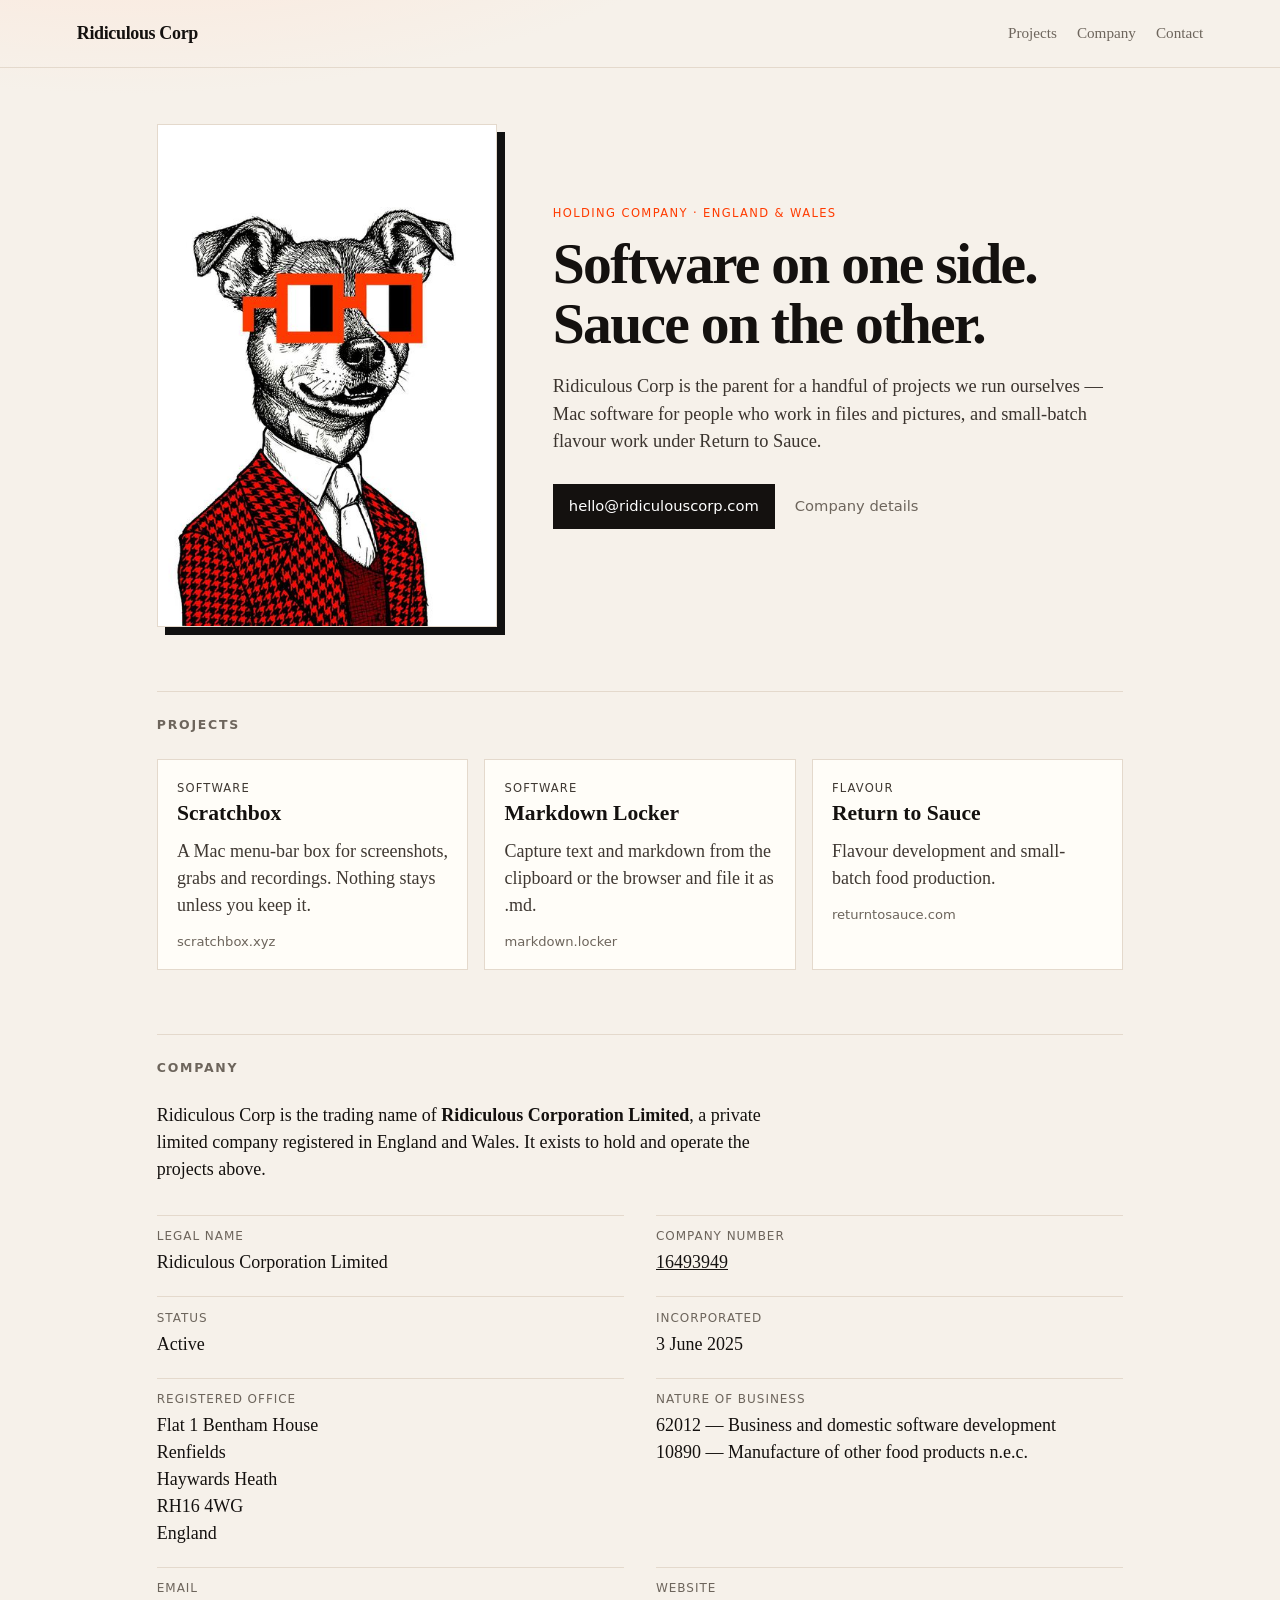
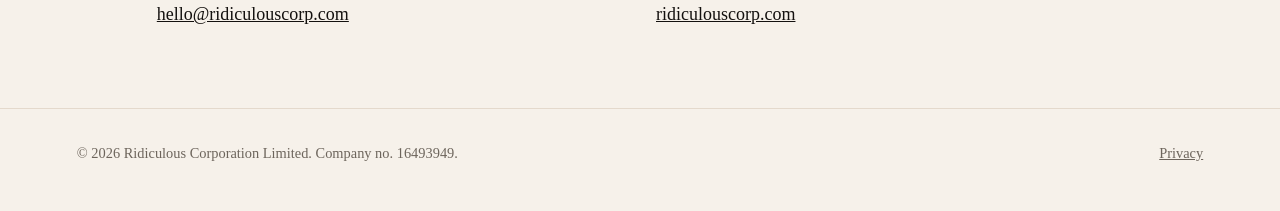
<file: index.html>
<!DOCTYPE html>
<html lang="en">
  <head>
    <meta charset="utf-8" />
    <meta name="viewport" content="width=device-width, initial-scale=1" />
    <title>Ridiculous Corp — software and sauce</title>
    <meta
      name="description"
      content="Ridiculous Corporation Limited is a UK holding company for software products and small-batch flavour work. Company number 16493949."
    />
    <link rel="canonical" href="https://ridiculouscorp.com/" />
    <meta property="og:title" content="Ridiculous Corp" />
    <meta
      property="og:description"
      content="A holding company for software development and small-batch flavour work."
    />
    <meta property="og:type" content="website" />
    <meta property="og:url" content="https://ridiculouscorp.com/" />
    <meta property="og:image" content="https://ridiculouscorp.com/poster.jpg" />
    <meta name="theme-color" content="#111111" />
    <link rel="icon" href="/favicon.svg" type="image/svg+xml" />
    <link rel="stylesheet" href="/styles.css" />
    <script type="application/ld+json">
      {
        "@context": "https://schema.org",
        "@type": "Organization",
        "name": "Ridiculous Corporation Limited",
        "alternateName": "Ridiculous Corp",
        "url": "https://ridiculouscorp.com",
        "email": "hello@ridiculouscorp.com",
        "logo": "https://ridiculouscorp.com/mascot.jpg",
        "foundingDate": "2025-06-03",
        "identifier": {
          "@type": "PropertyValue",
          "name": "Company Number",
          "value": "16493949",
          "url": "https://find-and-update.company-information.service.gov.uk/company/16493949"
        },
        "address": {
          "@type": "PostalAddress",
          "streetAddress": "Flat 1 Bentham House, Renfields",
          "addressLocality": "Haywards Heath",
          "postalCode": "RH16 4WG",
          "addressCountry": "GB"
        },
        "sameAs": [
          "https://scratchbox.xyz",
          "https://returntosauce.com"
        ]
      }
    </script>
  </head>
  <body>
    <header class="top">
      <a class="mark" href="/">Ridiculous Corp</a>
      <nav>
        <a href="#projects">Projects</a>
        <a href="#company">Company</a>
        <a href="mailto:hello@ridiculouscorp.com">Contact</a>
      </nav>
    </header>

    <main>
      <section class="hero">
        <div class="portrait">
          <video
            autoplay
            muted
            loop
            playsinline
            poster="/poster.jpg"
            aria-label="Ridiculous Corp mascot"
          >
            <source src="/mascot.mp4" type="video/mp4" />
            <img src="/mascot.jpg" alt="Illustrated dog in a red houndstooth jacket and orange glasses" />
          </video>
        </div>
        <div class="intro">
          <p class="eyebrow">Holding company · England &amp; Wales</p>
          <h1>Software on one side.<br />Sauce on the other.</h1>
          <p class="lede">
            Ridiculous Corp is the parent for a handful of projects we run
            ourselves — Mac software for people who work in files and pictures,
            and small-batch flavour work under Return to Sauce.
          </p>
          <p class="cta-row">
            <a class="btn" href="mailto:hello@ridiculouscorp.com">hello@ridiculouscorp.com</a>
            <a class="ghost" href="#company">Company details</a>
          </p>
        </div>
      </section>

      <section id="projects">
        <h2>Projects</h2>
        <ul class="projects">
          <li>
            <p class="kind">Software</p>
            <h3><a href="https://scratchbox.xyz">Scratchbox</a></h3>
            <p>
              A Mac menu-bar box for screenshots, grabs and recordings.
              Nothing stays unless you keep it.
            </p>
            <p class="url">scratchbox.xyz</p>
          </li>
          <li>
            <p class="kind">Software</p>
            <h3><a href="https://markdown.locker">Markdown Locker</a></h3>
            <p>
              Capture text and markdown from the clipboard or the browser and
              file it as .md.
            </p>
            <p class="url">markdown.locker</p>
          </li>
          <li>
            <p class="kind">Flavour</p>
            <h3><a href="https://returntosauce.com">Return to Sauce</a></h3>
            <p>
              Flavour development and small-batch food production.
            </p>
            <p class="url">returntosauce.com</p>
          </li>
        </ul>
      </section>

      <section id="company">
        <h2>Company</h2>
        <p>
          Ridiculous Corp is the trading name of
          <strong>Ridiculous Corporation Limited</strong>, a private limited
          company registered in England and Wales. It exists to hold and
          operate the projects above.
        </p>
        <dl class="facts">
          <div>
            <dt>Legal name</dt>
            <dd>Ridiculous Corporation Limited</dd>
          </div>
          <div>
            <dt>Company number</dt>
            <dd>
              <a href="https://find-and-update.company-information.service.gov.uk/company/16493949">16493949</a>
            </dd>
          </div>
          <div>
            <dt>Status</dt>
            <dd>Active</dd>
          </div>
          <div>
            <dt>Incorporated</dt>
            <dd>3 June 2025</dd>
          </div>
          <div>
            <dt>Registered office</dt>
            <dd>
              Flat 1 Bentham House<br />
              Renfields<br />
              Haywards Heath<br />
              RH16 4WG<br />
              England
            </dd>
          </div>
          <div>
            <dt>Nature of business</dt>
            <dd>
              62012 — Business and domestic software development<br />
              10890 — Manufacture of other food products n.e.c.
            </dd>
          </div>
          <div>
            <dt>Email</dt>
            <dd><a href="mailto:hello@ridiculouscorp.com">hello@ridiculouscorp.com</a></dd>
          </div>
          <div>
            <dt>Website</dt>
            <dd><a href="https://ridiculouscorp.com">ridiculouscorp.com</a></dd>
          </div>
        </dl>
      </section>
    </main>

    <footer>
      <p>© <span id="y"></span> Ridiculous Corporation Limited. Company no. 16493949.</p>
      <p><a href="/privacy">Privacy</a></p>
    </footer>
    <script>
      document.getElementById("y").textContent = new Date().getFullYear();
    </script>
  </body>
</html>
</file>
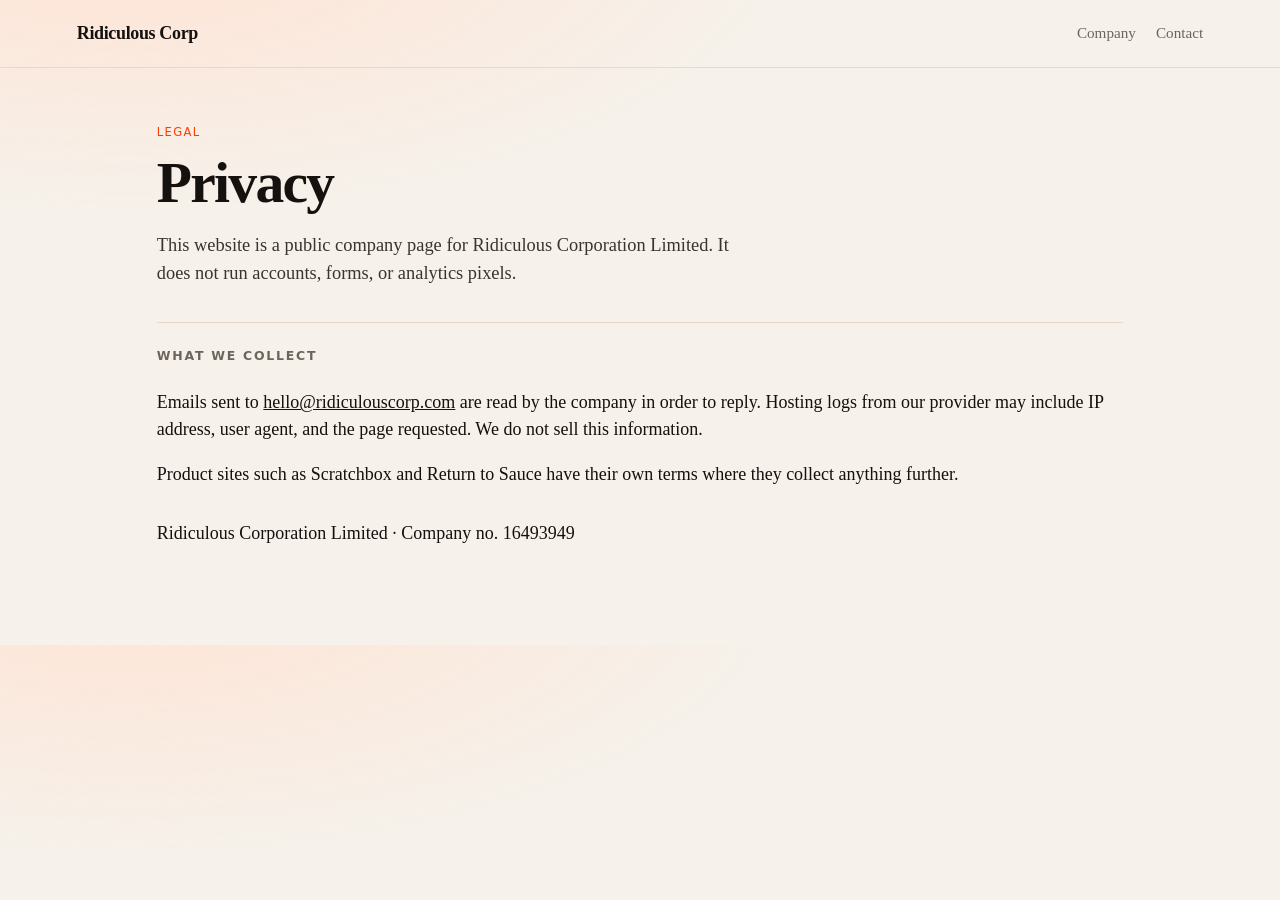
<file: privacy.html>
<!DOCTYPE html>
<html lang="en">
  <head>
    <meta charset="utf-8" />
    <meta name="viewport" content="width=device-width, initial-scale=1" />
    <title>Privacy — Ridiculous Corp</title>
    <link rel="canonical" href="https://ridiculouscorp.com/privacy" />
    <link rel="icon" href="/favicon.svg" type="image/svg+xml" />
    <link rel="stylesheet" href="/styles.css" />
  </head>
  <body>
    <header class="top">
      <a class="mark" href="/">Ridiculous Corp</a>
      <nav>
        <a href="/#company">Company</a>
        <a href="mailto:hello@ridiculouscorp.com">Contact</a>
      </nav>
    </header>
    <main>
      <section class="hero" style="grid-template-columns: 1fr; padding-bottom: 1rem">
        <div>
          <p class="eyebrow">Legal</p>
          <h1>Privacy</h1>
          <p class="lede">
            This website is a public company page for Ridiculous Corporation
            Limited. It does not run accounts, forms, or analytics pixels.
          </p>
        </div>
      </section>
      <section>
        <h2>What we collect</h2>
        <p>
          Emails sent to
          <a href="mailto:hello@ridiculouscorp.com">hello@ridiculouscorp.com</a>
          are read by the company in order to reply. Hosting logs from our
          provider may include IP address, user agent, and the page requested.
          We do not sell this information.
        </p>
        <p>
          Product sites such as Scratchbox and Return to Sauce have their own
          terms where they collect anything further.
        </p>
        <p style="margin-top: 2rem">
          Ridiculous Corporation Limited · Company no. 16493949
        </p>
      </section>
    </main>
  </body>
</html>
</file>
<file: styles.css>
:root {
  --ink: #14110f;
  --paper: #f6f1ea;
  --card: #fffdf8;
  --muted: #6d655c;
  --line: #e4d9cc;
  --orange: #ff3b00;
  --red: #c1121f;
}

* {
  box-sizing: border-box;
}

html {
  scroll-behavior: smooth;
}

body {
  margin: 0;
  color: var(--ink);
  background:
    radial-gradient(1200px 500px at 10% -10%, #ffe3d4 0%, transparent 55%),
    var(--paper);
  font-family: "Iowan Old Style", "Palatino Linotype", Palatino, "Times New Roman", serif;
  line-height: 1.5;
  font-size: 18px;
}

a {
  color: inherit;
}

.top {
  display: flex;
  justify-content: space-between;
  align-items: center;
  gap: 1rem;
  padding: 1.25rem 6vw;
  border-bottom: 1px solid var(--line);
}

.mark {
  text-decoration: none;
  font-weight: 700;
  letter-spacing: -0.02em;
}

nav {
  display: flex;
  gap: 1.25rem;
  font-size: 0.95rem;
}

nav a {
  text-decoration: none;
  color: var(--muted);
}

nav a:hover {
  color: var(--ink);
}

main {
  padding: 0 6vw 5rem;
  max-width: 1120px;
  margin: 0 auto;
}

.hero {
  display: grid;
  grid-template-columns: minmax(220px, 340px) 1fr;
  gap: 3.5rem;
  align-items: center;
  padding: 3.5rem 0 4rem;
}

.portrait {
  background: #fff;
  border: 1px solid var(--line);
  box-shadow: 8px 8px 0 #111;
}

.portrait video,
.portrait img {
  display: block;
  width: 100%;
  height: auto;
  aspect-ratio: 464 / 688;
  object-fit: cover;
  background: #fff;
}

.eyebrow {
  text-transform: uppercase;
  letter-spacing: 0.12em;
  font-size: 0.72rem;
  color: var(--orange);
  font-family: ui-sans-serif, system-ui, -apple-system, sans-serif;
  margin: 0 0 0.75rem;
}

h1 {
  font-size: clamp(2.2rem, 5vw, 3.6rem);
  line-height: 1.05;
  letter-spacing: -0.03em;
  margin: 0 0 1rem;
}

.lede {
  font-size: 1.15rem;
  color: #3b342e;
  max-width: 36rem;
}

.cta-row {
  display: flex;
  flex-wrap: wrap;
  gap: 0.85rem 1.25rem;
  align-items: center;
  margin-top: 1.75rem;
}

.btn {
  display: inline-block;
  background: var(--ink);
  color: #fff;
  text-decoration: none;
  padding: 0.7rem 1rem;
  font-family: ui-sans-serif, system-ui, -apple-system, sans-serif;
  font-size: 0.92rem;
}

.ghost {
  color: var(--muted);
  text-decoration: none;
  font-family: ui-sans-serif, system-ui, -apple-system, sans-serif;
  font-size: 0.92rem;
}

.ghost:hover {
  color: var(--ink);
}

section h2 {
  font-size: 0.78rem;
  letter-spacing: 0.14em;
  text-transform: uppercase;
  font-family: ui-sans-serif, system-ui, -apple-system, sans-serif;
  color: var(--muted);
  border-top: 1px solid var(--line);
  padding-top: 1.5rem;
  margin: 0 0 1.5rem;
}

.projects {
  list-style: none;
  padding: 0;
  margin: 0 0 4rem;
  display: grid;
  grid-template-columns: repeat(3, 1fr);
  gap: 1rem;
}

.projects li {
  background: var(--card);
  border: 1px solid var(--line);
  padding: 1.25rem 1.2rem 1.1rem;
}

.kind {
  margin: 0 0 0.4rem;
  font-size: 0.72rem;
  letter-spacing: 0.1em;
  text-transform: uppercase;
  color: var(--orange);
  font-family: ui-sans-serif, system-ui, -apple-system, sans-serif;
}

.projects h3 {
  margin: 0 0 0.5rem;
  font-size: 1.35rem;
}

.projects h3 a {
  text-decoration: none;
}

.projects h3 a:hover {
  text-decoration: underline;
}

.projects p {
  margin: 0;
  color: #3f3832;
}

.url {
  margin-top: 0.85rem !important;
  font-family: ui-sans-serif, system-ui, -apple-system, sans-serif;
  font-size: 0.82rem;
  color: var(--muted) !important;
}

#company p {
  max-width: 40rem;
}

.facts {
  display: grid;
  grid-template-columns: 1fr 1fr;
  gap: 1.25rem 2rem;
  margin: 2rem 0 0;
}

.facts div {
  border-top: 1px solid var(--line);
  padding-top: 0.7rem;
}

dt {
  font-family: ui-sans-serif, system-ui, -apple-system, sans-serif;
  font-size: 0.75rem;
  letter-spacing: 0.08em;
  text-transform: uppercase;
  color: var(--muted);
  margin-bottom: 0.25rem;
}

dd {
  margin: 0;
}

footer {
  display: flex;
  justify-content: space-between;
  gap: 1rem;
  padding: 1.25rem 6vw 2rem;
  border-top: 1px solid var(--line);
  color: var(--muted);
  font-size: 0.9rem;
}

footer a {
  color: var(--muted);
}

@media (max-width: 860px) {
  .hero,
  .projects,
  .facts {
    grid-template-columns: 1fr;
  }

  .portrait {
    max-width: 280px;
  }

  nav {
    gap: 0.8rem;
  }
}
</file>
